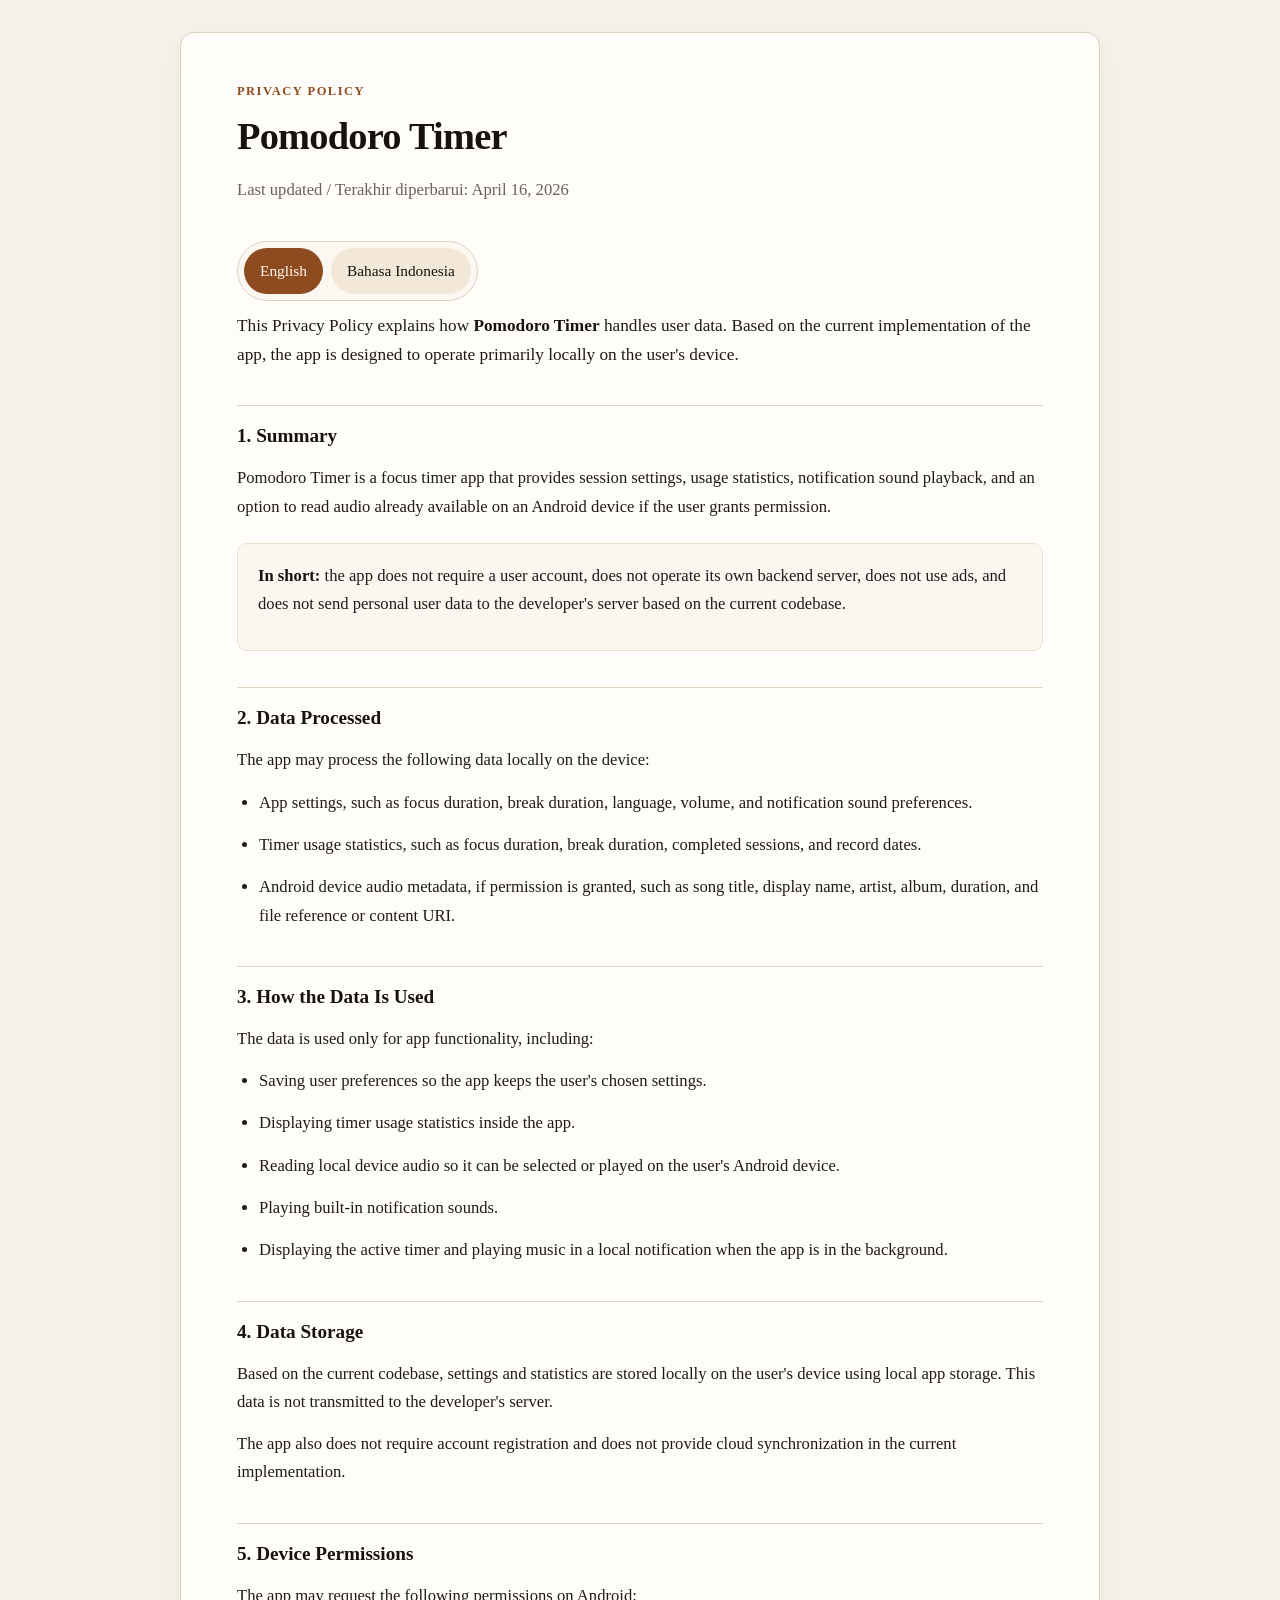
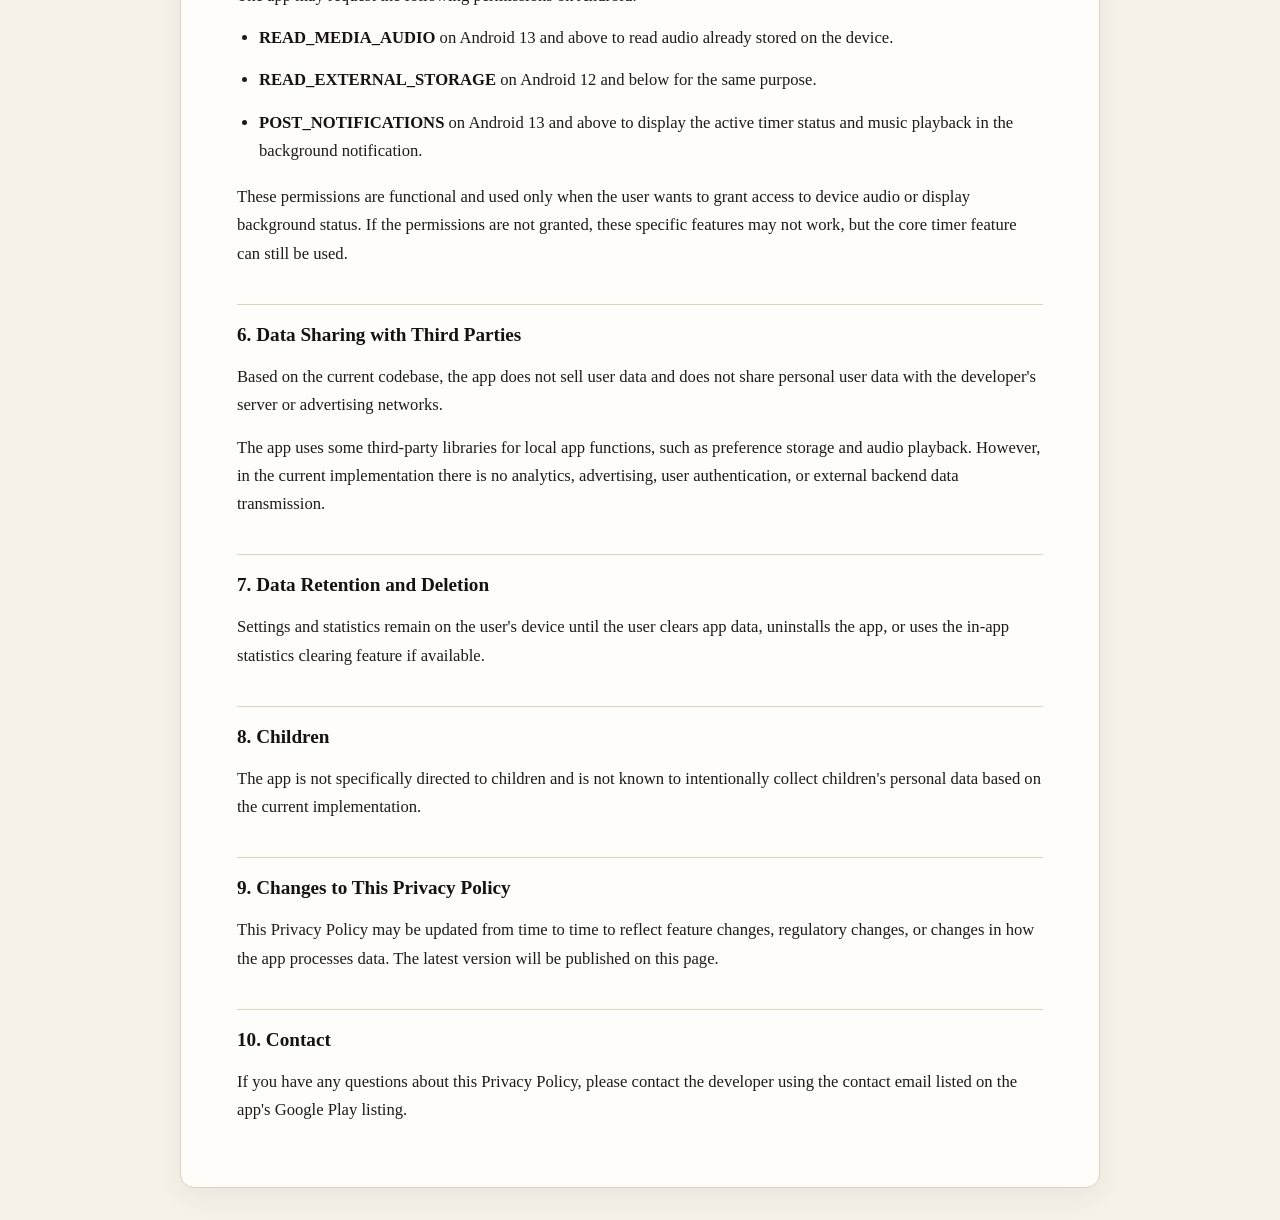
<file: docs/index.html>
<!DOCTYPE html>
<html lang="en">
<head>
  <meta charset="UTF-8">
  <meta http-equiv="refresh" content="0; url=./privacy-policy.html">
  <meta name="viewport" content="width=device-width, initial-scale=1.0">
  <title>Pomodoro Timer</title>
  <script>
    window.location.replace("./privacy-policy.html");
  </script>
</head>
<body>
  <p>Redirecting to <a href="./privacy-policy.html">Privacy Policy</a>...</p>
</body>
</html>
</file>
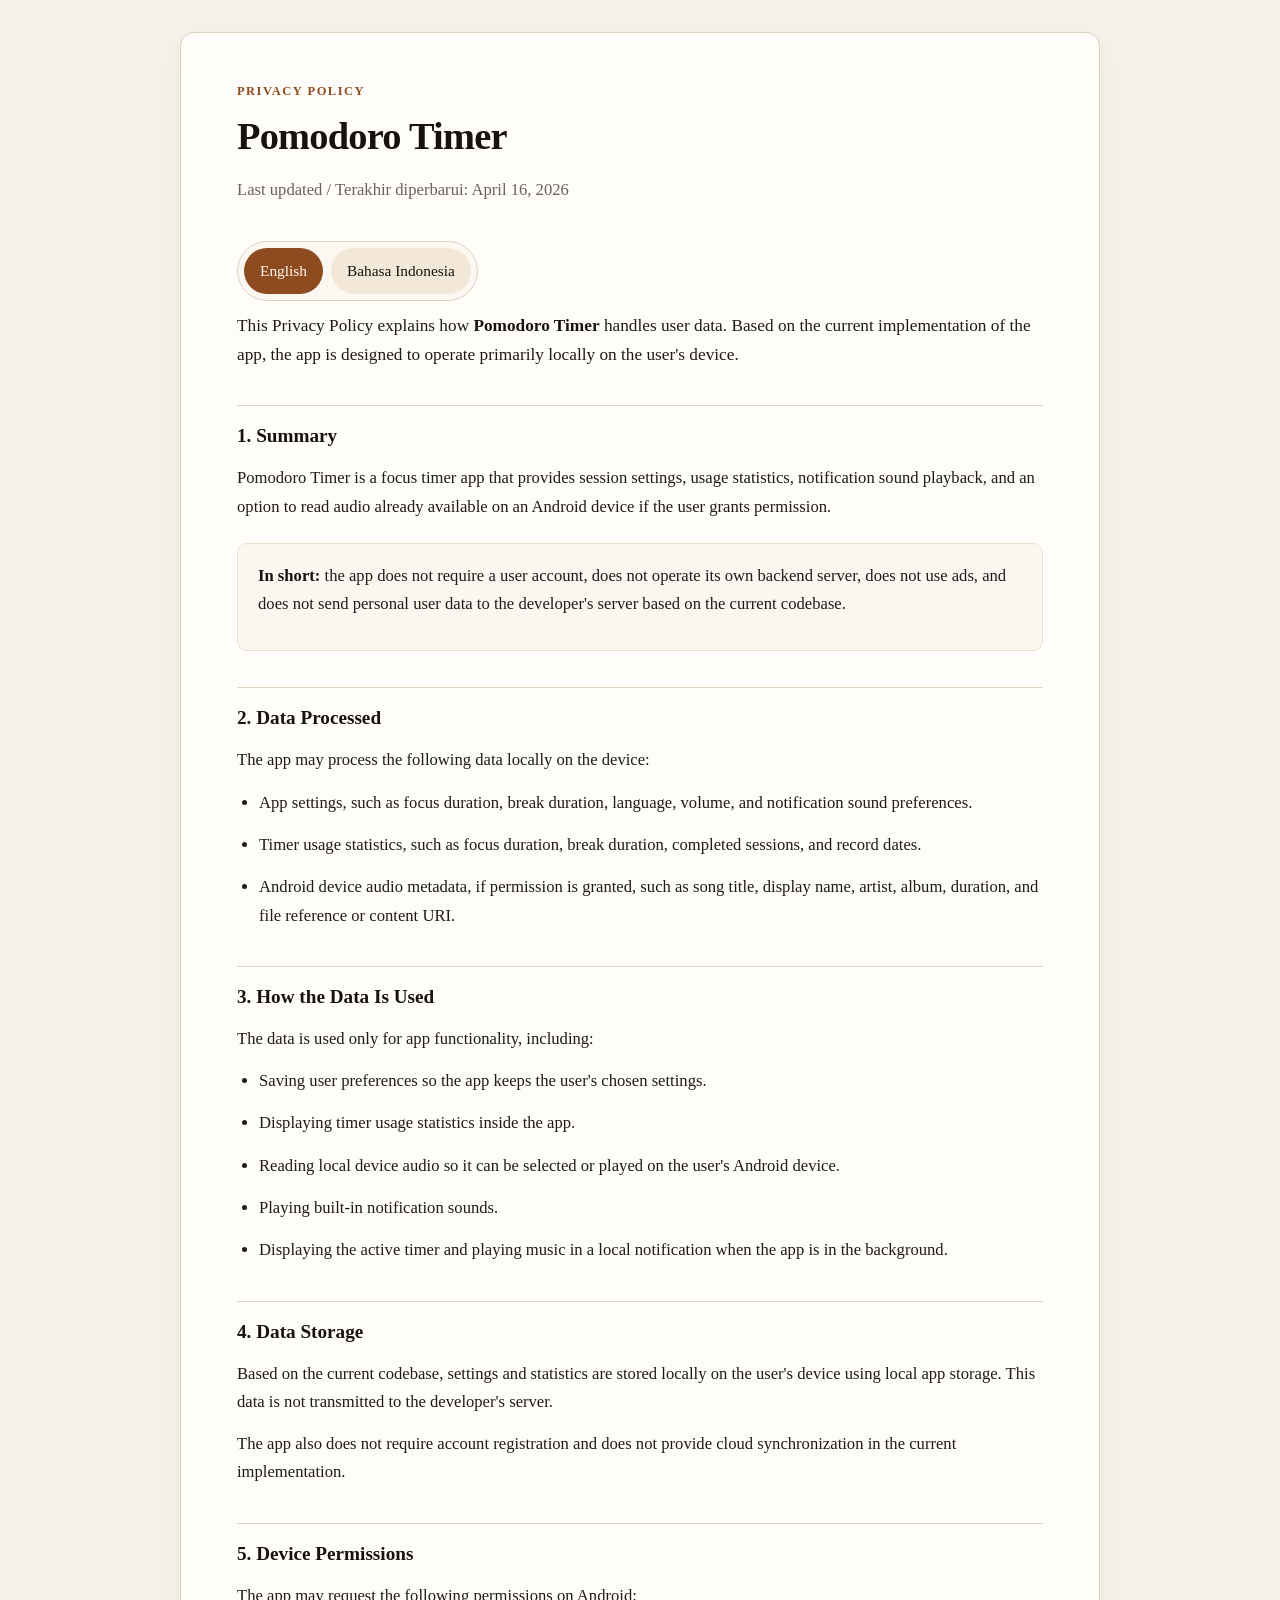
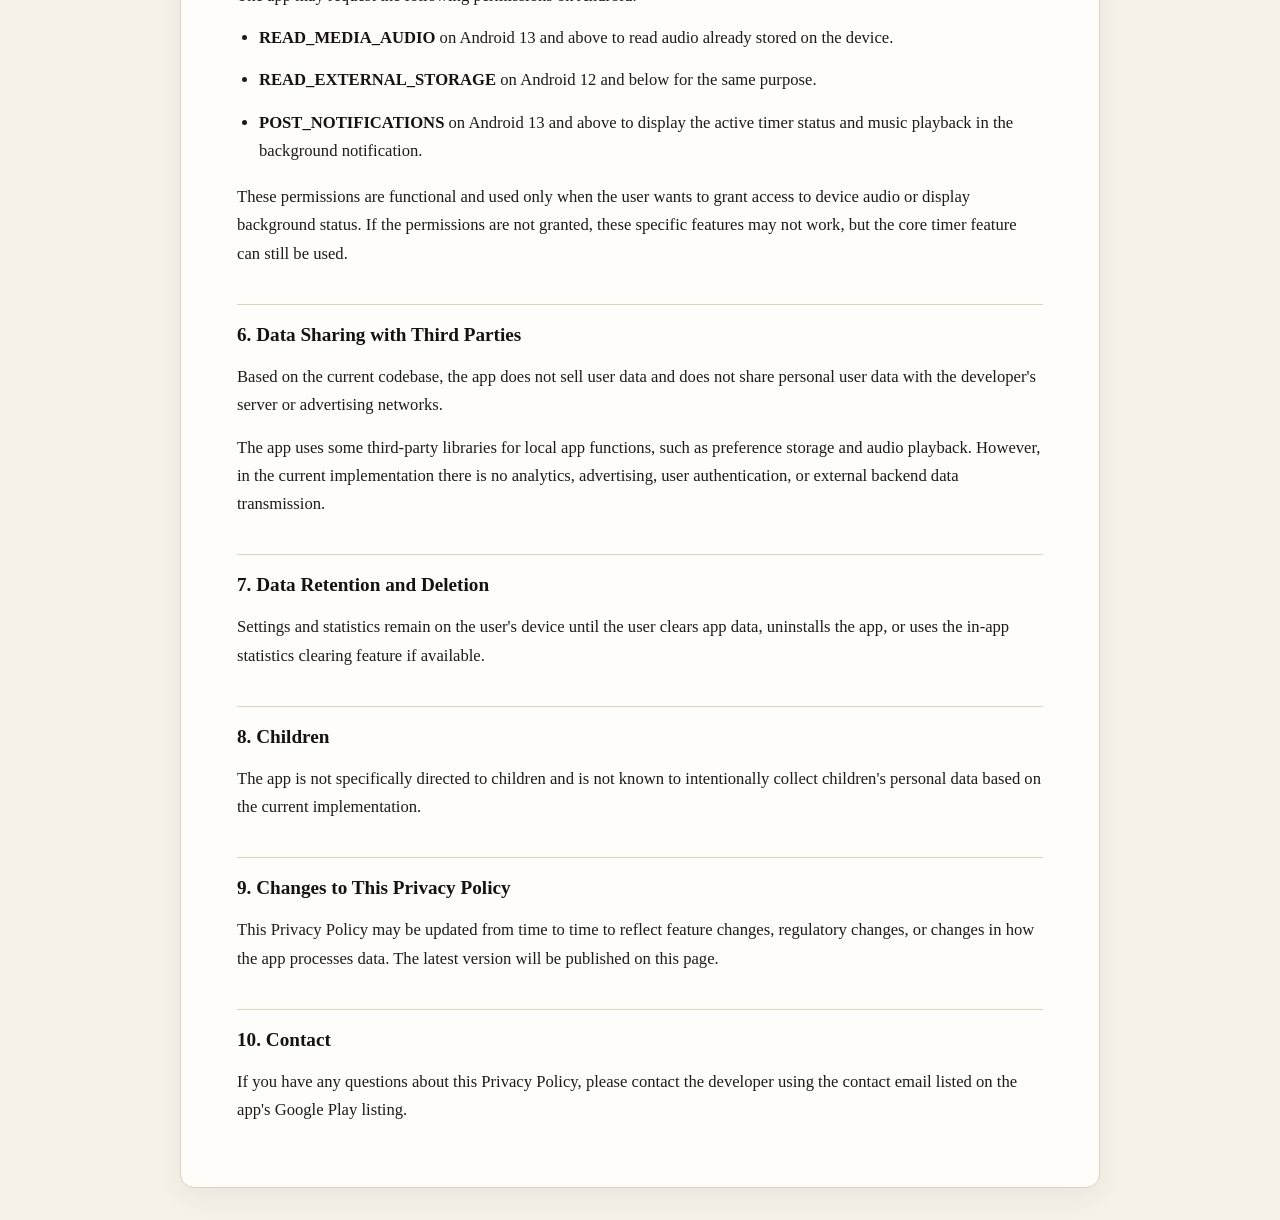
<file: docs/privacy-policy.html>
<!DOCTYPE html>
<html lang="en">
<head>
  <meta charset="UTF-8">
  <meta name="viewport" content="width=device-width, initial-scale=1.0">
  <title>Privacy Policy - Pomodoro Timer</title>
  <style>
    :root {
      --page-bg: #f6f2ea;
      --paper-bg: #fffdf9;
      --text: #1f1b16;
      --muted: #6a6257;
      --line: #ddd2c1;
      --heading: #17120d;
      --accent: #8e4b1f;
      --button-bg: #f3e8d8;
      --button-active: #8e4b1f;
      --button-active-text: #fff9f2;
    }

    * {
      box-sizing: border-box;
    }

    html {
      scroll-behavior: smooth;
    }

    body {
      margin: 0;
      background: var(--page-bg);
      color: var(--text);
      font-family: Georgia, "Times New Roman", serif;
      line-height: 1.7;
    }

    main {
      width: min(920px, calc(100vw - 32px));
      margin: 32px auto;
      padding: 48px 56px;
      background: var(--paper-bg);
      border: 1px solid var(--line);
      border-radius: 14px;
      box-shadow: 0 10px 30px rgba(44, 29, 12, 0.06);
    }

    h1,
    h2 {
      color: var(--heading);
      line-height: 1.25;
      margin: 0 0 16px;
      font-weight: 700;
    }

    h1 {
      font-size: clamp(2rem, 3vw, 2.6rem);
      letter-spacing: -0.02em;
    }

    h2 {
      font-size: 1.2rem;
      margin-top: 36px;
      padding-top: 18px;
      border-top: 1px solid var(--line);
    }

    p,
    li {
      margin: 0 0 14px;
      font-size: 1.04rem;
    }

    ul {
      margin: 0 0 18px 22px;
      padding: 0;
    }

    .eyebrow {
      color: var(--accent);
      text-transform: uppercase;
      letter-spacing: 0.12em;
      font-size: 0.78rem;
      font-weight: 700;
      margin-bottom: 10px;
    }

    .meta,
    .note {
      color: var(--muted);
    }

    .lead {
      font-size: 1.08rem;
    }

    .card {
      margin-top: 22px;
      padding: 18px 20px;
      background: #fbf6ef;
      border: 1px solid #eadfce;
      border-radius: 10px;
    }

    .language-switcher {
      display: inline-flex;
      gap: 8px;
      margin: 22px 0 10px;
      padding: 6px;
      border: 1px solid var(--line);
      border-radius: 999px;
      background: #fcf7f0;
    }

    .language-switcher button {
      border: 0;
      border-radius: 999px;
      padding: 10px 16px;
      background: var(--button-bg);
      color: var(--heading);
      font: inherit;
      font-size: 0.96rem;
      cursor: pointer;
    }

    .language-switcher button.active {
      background: var(--button-active);
      color: var(--button-active-text);
    }

    .lang-panel {
      display: none;
    }

    .lang-panel.active {
      display: block;
    }

    strong {
      color: var(--heading);
    }

    @media (max-width: 720px) {
      main {
        width: min(100vw - 20px, 920px);
        margin: 10px auto;
        padding: 28px 20px;
        border-radius: 10px;
      }

      h2 {
        margin-top: 28px;
      }

      .language-switcher {
        width: 100%;
      }

      .language-switcher button {
        flex: 1;
      }
    }
  </style>
</head>
<body>
  <main>
    <p class="eyebrow">Privacy Policy</p>
    <h1>Pomodoro Timer</h1>
    <p class="meta">Last updated / Terakhir diperbarui: April 16, 2026</p>

    <div class="language-switcher" aria-label="Language switcher">
      <button id="button-en" class="active" type="button" data-lang="en">English</button>
      <button id="button-id" type="button" data-lang="id">Bahasa Indonesia</button>
    </div>

    <section id="panel-en" class="lang-panel active" lang="en">
      <p class="lead">
        This Privacy Policy explains how <strong>Pomodoro Timer</strong> handles user data.
        Based on the current implementation of the app, the app is designed to operate
        primarily locally on the user's device.
      </p>

      <h2>1. Summary</h2>
      <p>
        Pomodoro Timer is a focus timer app that provides session settings, usage
        statistics, notification sound playback, and an option to read audio already
        available on an Android device if the user grants permission.
      </p>
      <div class="card">
        <p><strong>In short:</strong> the app does not require a user account, does not operate its own backend server, does not use ads, and does not send personal user data to the developer's server based on the current codebase.</p>
      </div>

      <h2>2. Data Processed</h2>
      <p>The app may process the following data locally on the device:</p>
      <ul>
        <li>App settings, such as focus duration, break duration, language, volume, and notification sound preferences.</li>
        <li>Timer usage statistics, such as focus duration, break duration, completed sessions, and record dates.</li>
        <li>Android device audio metadata, if permission is granted, such as song title, display name, artist, album, duration, and file reference or content URI.</li>
      </ul>

      <h2>3. How the Data Is Used</h2>
      <p>The data is used only for app functionality, including:</p>
      <ul>
        <li>Saving user preferences so the app keeps the user's chosen settings.</li>
        <li>Displaying timer usage statistics inside the app.</li>
        <li>Reading local device audio so it can be selected or played on the user's Android device.</li>
        <li>Playing built-in notification sounds.</li>
        <li>Displaying the active timer and playing music in a local notification when the app is in the background.</li>
      </ul>

      <h2>4. Data Storage</h2>
      <p>
        Based on the current codebase, settings and statistics are stored locally on the
        user's device using local app storage. This data is not transmitted to the
        developer's server.
      </p>
      <p>
        The app also does not require account registration and does not provide cloud
        synchronization in the current implementation.
      </p>

      <h2>5. Device Permissions</h2>
      <p>The app may request the following permissions on Android:</p>
      <ul>
        <li><strong>READ_MEDIA_AUDIO</strong> on Android 13 and above to read audio already stored on the device.</li>
        <li><strong>READ_EXTERNAL_STORAGE</strong> on Android 12 and below for the same purpose.</li>
        <li><strong>POST_NOTIFICATIONS</strong> on Android 13 and above to display the active timer status and music playback in the background notification.</li>
      </ul>
      <p>
        These permissions are functional and used only when the user wants to grant access
        to device audio or display background status. If the permissions are not granted, these specific features may not
        work, but the core timer feature can still be used.
      </p>

      <h2>6. Data Sharing with Third Parties</h2>
      <p>
        Based on the current codebase, the app does not sell user data and does not share
        personal user data with the developer's server or advertising networks.
      </p>
      <p>
        The app uses some third-party libraries for local app functions, such as preference
        storage and audio playback. However, in the current implementation there is no
        analytics, advertising, user authentication, or external backend data transmission.
      </p>

      <h2>7. Data Retention and Deletion</h2>
      <p>
        Settings and statistics remain on the user's device until the user clears app data,
        uninstalls the app, or uses the in-app statistics clearing feature if available.
      </p>

      <h2>8. Children</h2>
      <p>
        The app is not specifically directed to children and is not known to intentionally
        collect children's personal data based on the current implementation.
      </p>

      <h2>9. Changes to This Privacy Policy</h2>
      <p>
        This Privacy Policy may be updated from time to time to reflect feature changes,
        regulatory changes, or changes in how the app processes data. The latest version
        will be published on this page.
      </p>

      <h2>10. Contact</h2>
      <p>
        If you have any questions about this Privacy Policy, please contact the developer
        using the contact email listed on the app's Google Play listing.
      </p>
    </section>

    <section id="panel-id" class="lang-panel" lang="id">
      <p class="lead">
        Kebijakan Privasi ini menjelaskan bagaimana aplikasi <strong>Pomodoro Timer</strong>
        menangani data pengguna. Berdasarkan implementasi aplikasi saat ini, aplikasi ini
        dirancang untuk bekerja terutama secara lokal di perangkat pengguna.
      </p>

      <h2>1. Ringkasan</h2>
      <p>
        Pomodoro Timer adalah aplikasi timer fokus yang menyediakan pengaturan sesi,
        statistik penggunaan, pemutaran audio notifikasi, serta opsi untuk membaca daftar
        audio yang sudah tersedia di perangkat Android pengguna jika izin diberikan.
      </p>
      <div class="card">
        <p><strong>Intinya:</strong> aplikasi ini tidak memiliki akun pengguna, tidak memiliki server backend sendiri, tidak menggunakan iklan, dan tidak mengirim data pribadi pengguna ke server pengembang berdasarkan kode proyek saat ini.</p>
      </div>

      <h2>2. Data yang Diproses</h2>
      <p>Aplikasi dapat memproses data berikut secara lokal di perangkat:</p>
      <ul>
        <li>Pengaturan aplikasi, seperti durasi fokus, durasi istirahat, bahasa, volume, dan preferensi suara notifikasi.</li>
        <li>Statistik penggunaan timer, seperti durasi fokus, durasi istirahat, jumlah sesi yang selesai, dan tanggal pencatatan statistik.</li>
        <li>Metadata audio perangkat di Android jika pengguna memberi izin, seperti judul lagu, nama file tampilan, artis, album, durasi, dan referensi file atau content URI.</li>
      </ul>

      <h2>3. Cara Data Digunakan</h2>
      <p>Data tersebut digunakan hanya untuk fungsi aplikasi, yaitu:</p>
      <ul>
        <li>Menyimpan preferensi pengguna agar aplikasi tetap sesuai pengaturan terakhir.</li>
        <li>Menampilkan statistik penggunaan timer di dalam aplikasi.</li>
        <li>Membaca audio lokal pengguna agar dapat dipilih atau diputar dari perangkat Android pengguna.</li>
        <li>Memutar suara notifikasi bawaan aplikasi.</li>
        <li>Menampilkan status timer aktif dan musik yang diputar pada notifikasi lokal saat aplikasi berjalan di latar belakang.</li>
      </ul>

      <h2>4. Penyimpanan Data</h2>
      <p>
        Berdasarkan kode proyek saat ini, pengaturan dan statistik disimpan secara lokal di
        perangkat menggunakan penyimpanan lokal aplikasi. Data tersebut tidak dikirim ke
        server pengembang.
      </p>
      <p>
        Aplikasi juga tidak mewajibkan pengguna membuat akun dan tidak menyediakan fitur
        sinkronisasi cloud pada implementasi saat ini.
      </p>

      <h2>5. Izin Perangkat</h2>
      <p>Aplikasi dapat meminta izin berikut pada Android:</p>
      <ul>
        <li><strong>READ_MEDIA_AUDIO</strong> pada Android 13 ke atas untuk membaca daftar audio yang sudah ada di perangkat.</li>
        <li><strong>READ_EXTERNAL_STORAGE</strong> pada Android 12 ke bawah untuk tujuan yang sama.</li>
        <li><strong>POST_NOTIFICATIONS</strong> pada Android 13 ke atas untuk menampilkan status timer aktif dan pemutaran musik di notifikasi latar belakang.</li>
      </ul>
      <p>
        Izin tersebut bersifat fungsional dan digunakan hanya saat pengguna ingin memberi
        akses ke audio perangkat atau menampilkan status di latar belakang. Jika izin tidak diberikan, bagian fitur tersebut
        mungkin tidak dapat digunakan, tetapi fungsi timer dasar tetap dapat berjalan.
      </p>

      <h2>6. Pembagian Data kepada Pihak Ketiga</h2>
      <p>
        Berdasarkan kode proyek saat ini, aplikasi ini tidak menjual data pengguna dan tidak
        membagikan data pribadi pengguna ke server pengembang atau jaringan iklan.
      </p>
      <p>
        Aplikasi menggunakan beberapa pustaka pihak ketiga untuk fungsi lokal aplikasi,
        seperti penyimpanan preferensi dan pemutaran audio. Namun, dari kode aplikasi saat ini,
        tidak ada integrasi analytics, iklan, autentikasi pengguna, atau pengiriman data ke
        layanan backend pihak ketiga.
      </p>

      <h2>7. Retensi dan Penghapusan Data</h2>
      <p>
        Data pengaturan dan statistik tetap berada di perangkat pengguna sampai pengguna
        menghapus data aplikasi, menghapus instalasi aplikasi, atau menggunakan fitur hapus
        statistik bila tersedia di dalam aplikasi.
      </p>

      <h2>8. Anak-Anak</h2>
      <p>
        Aplikasi ini tidak secara khusus menargetkan anak-anak dan tidak diketahui
        mengumpulkan data pribadi anak-anak secara sengaja berdasarkan implementasi saat ini.
      </p>

      <h2>9. Perubahan Kebijakan Privasi</h2>
      <p>
        Kebijakan Privasi ini dapat diperbarui dari waktu ke waktu untuk mencerminkan
        perubahan fitur, perubahan regulasi, atau perubahan cara aplikasi memproses data.
        Versi terbaru akan dipublikasikan pada halaman ini.
      </p>

      <h2>10. Kontak</h2>
      <p>
        Jika Anda memiliki pertanyaan tentang Kebijakan Privasi ini, silakan hubungi
        pengembang melalui alamat email kontak yang dicantumkan pada halaman listing
        Google Play aplikasi ini.
      </p>
    </section>
  </main>

  <script>
    const buttons = document.querySelectorAll("[data-lang]");
    const panels = {
      en: document.getElementById("panel-en"),
      id: document.getElementById("panel-id"),
    };

    function setLanguage(lang) {
      buttons.forEach((button) => {
        button.classList.toggle("active", button.dataset.lang === lang);
      });

      Object.entries(panels).forEach(([key, panel]) => {
        panel.classList.toggle("active", key === lang);
      });

      document.documentElement.lang = lang;
    }

    buttons.forEach((button) => {
      button.addEventListener("click", () => setLanguage(button.dataset.lang));
    });
  </script>
</body>
</html>
</file>
